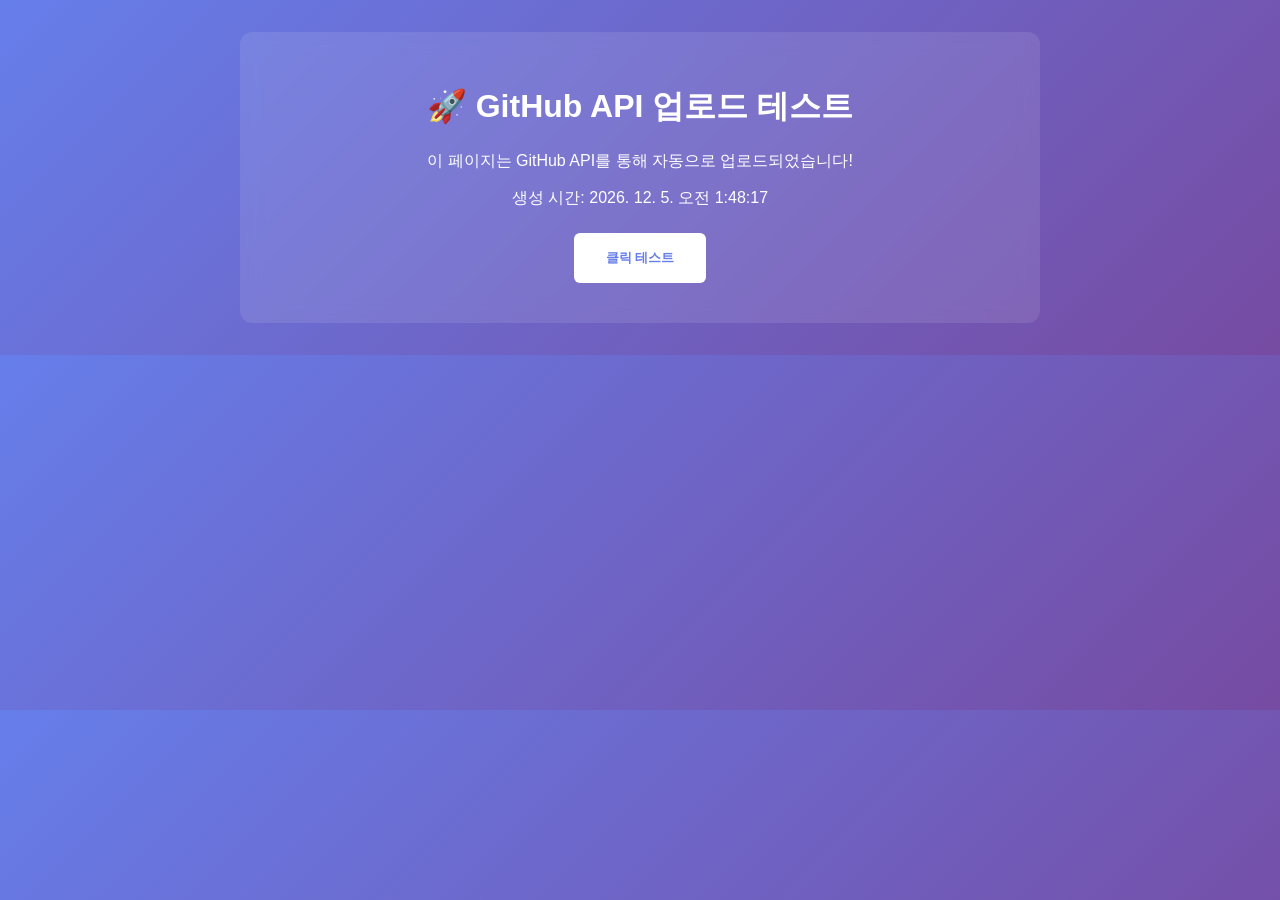
<file: index.html>
<!DOCTYPE html>
<html lang="ko">
<head>
    <meta charset="UTF-8">
    <meta name="viewport" content="width=device-width, initial-scale=1.0">
    <title>테스트 페이지</title>
    <style>
        body {
            font-family: Arial, sans-serif;
            max-width: 800px;
            margin: 0 auto;
            padding: 2rem;
            background: linear-gradient(135deg, #667eea, #764ba2);
            color: white;
            text-align: center;
        }
        .container {
            background: rgba(255,255,255,0.1);
            padding: 2rem;
            border-radius: 12px;
            backdrop-filter: blur(10px);
        }
        .btn {
            background: white;
            color: #667eea;
            border: none;
            padding: 1rem 2rem;
            border-radius: 6px;
            cursor: pointer;
            font-weight: bold;
            margin: 0.5rem;
        }
    </style>
</head>
<body>
    <div class="container">
        <h1>🚀 GitHub API 업로드 테스트</h1>
        <p>이 페이지는 GitHub API를 통해 자동으로 업로드되었습니다!</p>
        <p>생성 시간: <span id="time"></span></p>
        <button class="btn" onclick="alert('Hello from GitHub Pages!')">클릭 테스트</button>
    </div>
    
    <script>
        document.getElementById('time').textContent = new Date().toLocaleString('ko-KR');
    </script>
<!-- Code injected by live-server -->
<script>
	// <![CDATA[  <-- For SVG support
	if ('WebSocket' in window) {
		(function () {
			function refreshCSS() {
				var sheets = [].slice.call(document.getElementsByTagName("link"));
				var head = document.getElementsByTagName("head")[0];
				for (var i = 0; i < sheets.length; ++i) {
					var elem = sheets[i];
					var parent = elem.parentElement || head;
					parent.removeChild(elem);
					var rel = elem.rel;
					if (elem.href && typeof rel != "string" || rel.length == 0 || rel.toLowerCase() == "stylesheet") {
						var url = elem.href.replace(/(&|\?)_cacheOverride=\d+/, '');
						elem.href = url + (url.indexOf('?') >= 0 ? '&' : '?') + '_cacheOverride=' + (new Date().valueOf());
					}
					parent.appendChild(elem);
				}
			}
			var protocol = window.location.protocol === 'http:' ? 'ws://' : 'wss://';
			var address = protocol + window.location.host + window.location.pathname + '/ws';
			var socket = new WebSocket(address);
			socket.onmessage = function (msg) {
				if (msg.data == 'reload') window.location.reload();
				else if (msg.data == 'refreshcss') refreshCSS();
			};
			if (sessionStorage && !sessionStorage.getItem('IsThisFirstTime_Log_From_LiveServer')) {
				console.log('Live reload enabled.');
				sessionStorage.setItem('IsThisFirstTime_Log_From_LiveServer', true);
			}
		})();
	}
	else {
		console.error('Upgrade your browser. This Browser is NOT supported WebSocket for Live-Reloading.');
	}
	// ]]>
</script>
</body>
</html>
</file>
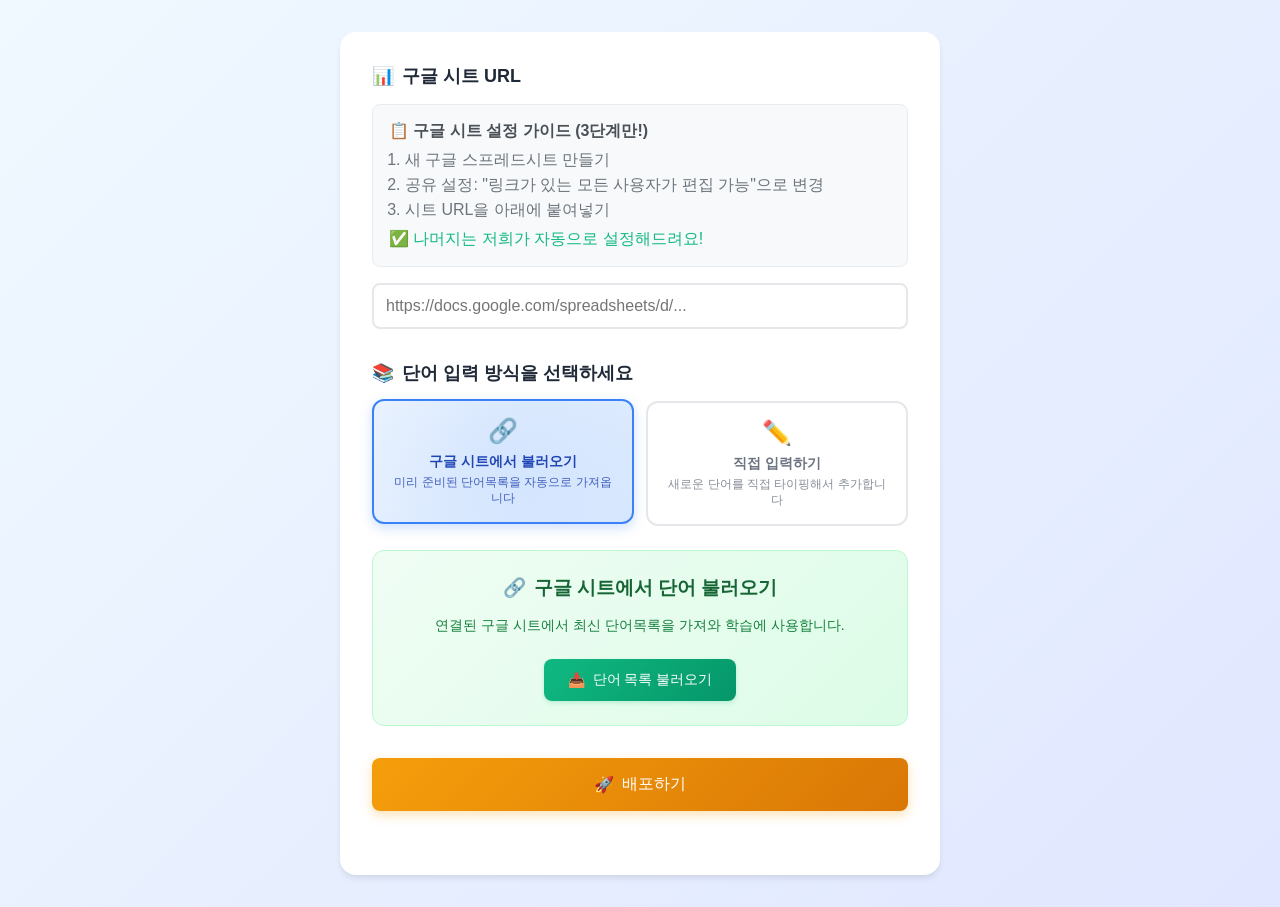
<file: setup.html>
<!DOCTYPE html>
<html lang="ko">

<head>
    <meta charset="UTF-8">
    <meta name="viewport" content="width=device-width, initial-scale=1.0">
    <title>단어 입력 UI 개선</title>
    <style>
        * {
            margin: 0;
            padding: 0;
            box-sizing: border-box;
        }

        body {
            font-family: -apple-system, BlinkMacSystemFont, 'Segoe UI', Roboto, sans-serif;
            background: linear-gradient(135deg, #f0f9ff 0%, #e0e7ff 100%);
            min-height: 100vh;
            padding: 2rem;
        }

        .container {
            max-width: 600px;
            margin: 0 auto;
            background: white;
            border-radius: 1rem;
            box-shadow: 0 4px 6px -1px rgba(0, 0, 0, 0.1);
            padding: 2rem;
        }

        .form-group {
            margin-bottom: 2rem;
        }

        .input-method-selection {
            margin-bottom: 1.5rem;
        }

        .input-method-title {
            font-size: 1.125rem;
            font-weight: 600;
            color: #1f2937;
            margin-bottom: 1rem;
            display: flex;
            align-items: center;
            gap: 0.5rem;
        }

        .method-buttons {
            display: flex;
            gap: 0.75rem;
            margin-bottom: 1.5rem;
        }

        .method-btn {
            flex: 1;
            padding: 1rem;
            border: 2px solid #e5e7eb;
            border-radius: 0.75rem;
            background: white;
            cursor: pointer;
            transition: all 0.3s ease;
            text-align: center;
            font-size: 0.875rem;
            font-weight: 500;
            color: #6b7280;
            position: relative;
            overflow: hidden;
        }

        .method-btn:hover {
            border-color: #3b82f6;
            background: #f8fafc;
            transform: translateY(-2px);
            box-shadow: 0 4px 12px rgba(59, 130, 246, 0.15);
        }

        .method-btn.active {
            border-color: #3b82f6;
            background: linear-gradient(135deg, #eff6ff 0%, #dbeafe 100%);
            color: #1e40af;
            transform: translateY(-2px);
            box-shadow: 0 4px 12px rgba(59, 130, 246, 0.25);
        }

        .method-btn .icon {
            font-size: 1.5rem;
            margin-bottom: 0.5rem;
            display: block;
        }

        .method-btn .title {
            font-weight: 600;
            margin-bottom: 0.25rem;
        }

        .method-btn .description {
            font-size: 0.75rem;
            opacity: 0.8;
            line-height: 1.3;
        }

        .method-btn::before {
            content: '';
            position: absolute;
            top: -50%;
            left: -50%;
            width: 200%;
            height: 200%;
            background: radial-gradient(circle, rgba(59, 130, 246, 0.1) 0%, transparent 70%);
            transform: scale(0);
            transition: transform 0.6s ease;
        }

        .method-btn.active::before {
            transform: scale(1);
        }

        .input-area {
            transition: all 0.4s ease;
            opacity: 0;
            max-height: 0;
            overflow: hidden;
        }

        .input-area.show {
            opacity: 1;
            max-height: 500px;
            margin-top: 1rem;
        }

        .load-section {
            background: linear-gradient(135deg, #f0fdf4 0%, #dcfce7 100%);
            border: 1px solid #bbf7d0;
            border-radius: 0.75rem;
            padding: 1.5rem;
            text-align: center;
        }

        .load-section h3 {
            color: #166534;
            margin-bottom: 1rem;
            display: flex;
            align-items: center;
            justify-content: center;
            gap: 0.5rem;
        }

        .load-section p {
            color: #15803d;
            margin-bottom: 1.5rem;
            font-size: 0.875rem;
        }

        .manual-section {
            background: linear-gradient(135deg, #fefce8 0%, #fef3c7 100%);
            border: 1px solid #fde047;
            border-radius: 0.75rem;
            padding: 1.5rem;
        }

        .manual-section h3 {
            color: #a16207;
            margin-bottom: 1rem;
            display: flex;
            align-items: center;
            gap: 0.5rem;
        }

        .btn {
            padding: 0.75rem 1.5rem;
            border: none;
            border-radius: 0.5rem;
            cursor: pointer;
            font-weight: 500;
            transition: all 0.2s;
            display: inline-flex;
            align-items: center;
            gap: 0.5rem;
            font-size: 0.875rem;
        }

        .btn-primary {
            background: linear-gradient(135deg, #3b82f6 0%, #1d4ed8 100%);
            color: white;
            box-shadow: 0 2px 4px rgba(59, 130, 246, 0.2);
        }

        .btn-primary:hover {
            background: linear-gradient(135deg, #2563eb 0%, #1e40af 100%);
            transform: translateY(-1px);
            box-shadow: 0 4px 8px rgba(59, 130, 246, 0.3);
        }

        .btn-success {
            background: linear-gradient(135deg, #10b981 0%, #059669 100%);
            color: white;
            box-shadow: 0 2px 4px rgba(16, 185, 129, 0.2);
        }

        .btn-success:hover {
            background: linear-gradient(135deg, #059669 0%, #047857 100%);
            transform: translateY(-1px);
            box-shadow: 0 4px 8px rgba(16, 185, 129, 0.3);
        }

        .btn-start {
            background: linear-gradient(135deg, #f59e0b 0%, #d97706 100%);
            color: white;
            font-size: 1rem;
            padding: 1rem 2rem;
            width: 100%;
            justify-content: center;
            margin-top: 2rem;
            box-shadow: 0 4px 12px rgba(245, 158, 11, 0.3);
        }

        .btn-start:hover {
            background: linear-gradient(135deg, #d97706 0%, #b45309 100%);
            transform: translateY(-2px);
            box-shadow: 0 6px 16px rgba(245, 158, 11, 0.4);
        }

        label {
            display: block;
            font-weight: 600;
            color: #374151;
            margin-bottom: 0.75rem;
            font-size: 0.9rem;
        }

        textarea {
            width: 100%;
            min-height: 150px;
            padding: 1rem;
            border: 2px solid #e5e7eb;
            border-radius: 0.75rem;
            font-size: 0.875rem;
            line-height: 1.6;
            resize: vertical;
            transition: all 0.3s ease;
            font-family: 'Consolas', 'Monaco', monospace;
        }

        textarea:focus {
            outline: none;
            border-color: #3b82f6;
            box-shadow: 0 0 0 4px rgba(59, 130, 246, 0.1);
            background: #fafbff;
        }

        textarea::placeholder {
            color: #9ca3af;
            font-style: italic;
        }

        .helper-text {
            color: #6b7280;
            font-size: 0.8rem;
            margin-top: 0.5rem;
            display: flex;
            align-items: center;
            gap: 0.25rem;
        }

        .word-count {
            background: #f3f4f6;
            color: #6b7280;
            padding: 0.5rem 1rem;
            border-radius: 0.5rem;
            font-size: 0.8rem;
            margin-top: 0.75rem;
            display: none;
        }

        .word-count.show {
            display: block;
        }

        @keyframes fadeInUp {
            from {
                opacity: 0;
                transform: translateY(10px);
            }

            to {
                opacity: 1;
                transform: translateY(0);
            }
        }

        .input-area.show {
            animation: fadeInUp 0.4s ease-out;
        }

        @media (max-width: 640px) {
            .method-buttons {
                flex-direction: column;
            }

            .container {
                padding: 1.5rem;
                margin: 1rem;
            }
        }

        /* 구글 시트 URL 입력 섹션 CSS */

        /* 카드 컨테이너 */
        .card {
            background: white;
            border-radius: 15px;
            padding: 2rem;
            box-shadow: 0 10px 30px rgba(0, 0, 0, 0.2);
            margin-bottom: 2rem;
        }

        /* 섹션 표시/숨김 */
        .setup-section {
            display: none;
        }

        .setup-section.active {
            display: block;
        }

        .form-group input {
            width: 100%;
            padding: 0.75rem;
            border: 2px solid #e5e7eb;
            border-radius: 8px;
            font-size: 1rem;
            transition: border-color 0.2s;
        }

        .form-group input:focus {
            outline: none;
            border-color: #667eea;
            box-shadow: 0 0 0 3px rgba(102, 126, 234, 0.1);
        }

        /* 가이드 박스 */
        .guide-box {
            background: #f8f9fa;
            border: 1px solid #e9ecef;
            border-radius: 8px;
            padding: 1rem;
            margin-bottom: 1rem;
        }

        .guide-box h4 {
            color: #495057;
            margin-bottom: 0.5rem;
            display: flex;
            align-items: center;
            gap: 0.5rem;
        }

        .guide-box ol {
            margin-left: 1rem;
            color: #6c757d;
        }

        .guide-box li {
            margin-bottom: 0.25rem;
        }

        .guide-box p {
            color: #10b981;
            font-weight: 500;
            margin-top: 0.5rem;
        }
    </style>
</head>
<body>
    <div class="container">
        <div class="form-group">
            <div class="input-method-title">
                <span>📊</span>
                구글 시트 URL
            </div>
            <div class="guide-box">
                <h4>📋 구글 시트 설정 가이드 (3단계만!)</h4>
                <ol>
                    <li>새 구글 스프레드시트 만들기</li>
                    <li>공유 설정: "링크가 있는 모든 사용자가 편집 가능"으로 변경</li>
                    <li>시트 URL을 아래에 붙여넣기</li>
                </ol>
                <p style="color: #10b981; font-weight: 500; margin-top: 0.5rem;">✅ 나머지는 저희가 자동으로 설정해드려요!</p>
            </div>
            <input type="url" id="sheetUrl" placeholder="https://docs.google.com/spreadsheets/d/..." required>
        </div>
        <div class="form-group">
            <div class="input-method-selection">
                <div class="input-method-title">
                    <span>📚</span>
                    단어 입력 방식을 선택하세요
                </div>

                <div class="method-buttons">
                    <button class="method-btn active" data-method="load" onclick="selectMethod('load')">
                        <span class="icon">🔗</span>
                        <div class="title">구글 시트에서 불러오기</div>
                        <div class="description">미리 준비된 단어목록을 자동으로 가져옵니다</div>
                    </button>

                    <button class="method-btn " data-method="manual" onclick="selectMethod('manual')">
                        <span class="icon">✏️</span>
                        <div class="title">직접 입력하기</div>
                        <div class="description">새로운 단어를 직접 타이핑해서 추가합니다</div>
                    </button>
                </div>
            </div>

            <!-- 구글 시트 불러오기 섹션 -->
            <div id="load-area" class="input-area show">
                <div class="load-section">
                    <h3>
                        <span>🔗</span>
                        구글 시트에서 단어 불러오기
                    </h3>
                    <p>연결된 구글 시트에서 최신 단어목록을 가져와 학습에 사용합니다.</p>
                    <button class="btn btn-success" onclick="loadWordsFromSheet(this)">
                        <span>📥</span>
                        단어 목록 불러오기
                    </button>
                </div>
            </div>

            <!-- 직접 입력 섹션 -->
            <div id="manual-area" class="input-area ">
                <div class="manual-section">
                    <h3>
                        <span>✏️</span>
                        단어 직접 입력
                    </h3>
                    <label for="wordList">📝 단어 입력 (영어 / 한글 형식)</label>
                    <textarea id="wordList"
                        placeholder="apple / 사과&#10;book / 책&#10;computer / 컴퓨터&#10;study / 공부하다&#10;happy / 행복한"
                        oninput="updateWordCount()" required>apple / 사과
book / 책
computer / 컴퓨터
study / 공부하다
happy / 행복한</textarea>
                    <div class="helper-text">
                        <span>💡</span>
                        한 줄에 하나씩 "영어단어 / 한글뜻" 형식으로 입력하세요
                    </div>
                    <div id="wordCount" class="word-count">
                        📊 입력된 단어: <span id="count">5</span>개
                    </div>
                </div>
            </div>

            <div id="setupAlert"></div>

            <button class="btn btn-start" onclick="startLearning()">
                <span>🚀</span>
                배포하기
            </button>
        </div>
    </div>

    <script src="wordcard_setup.js"></script>
</body>

</html>
</file>
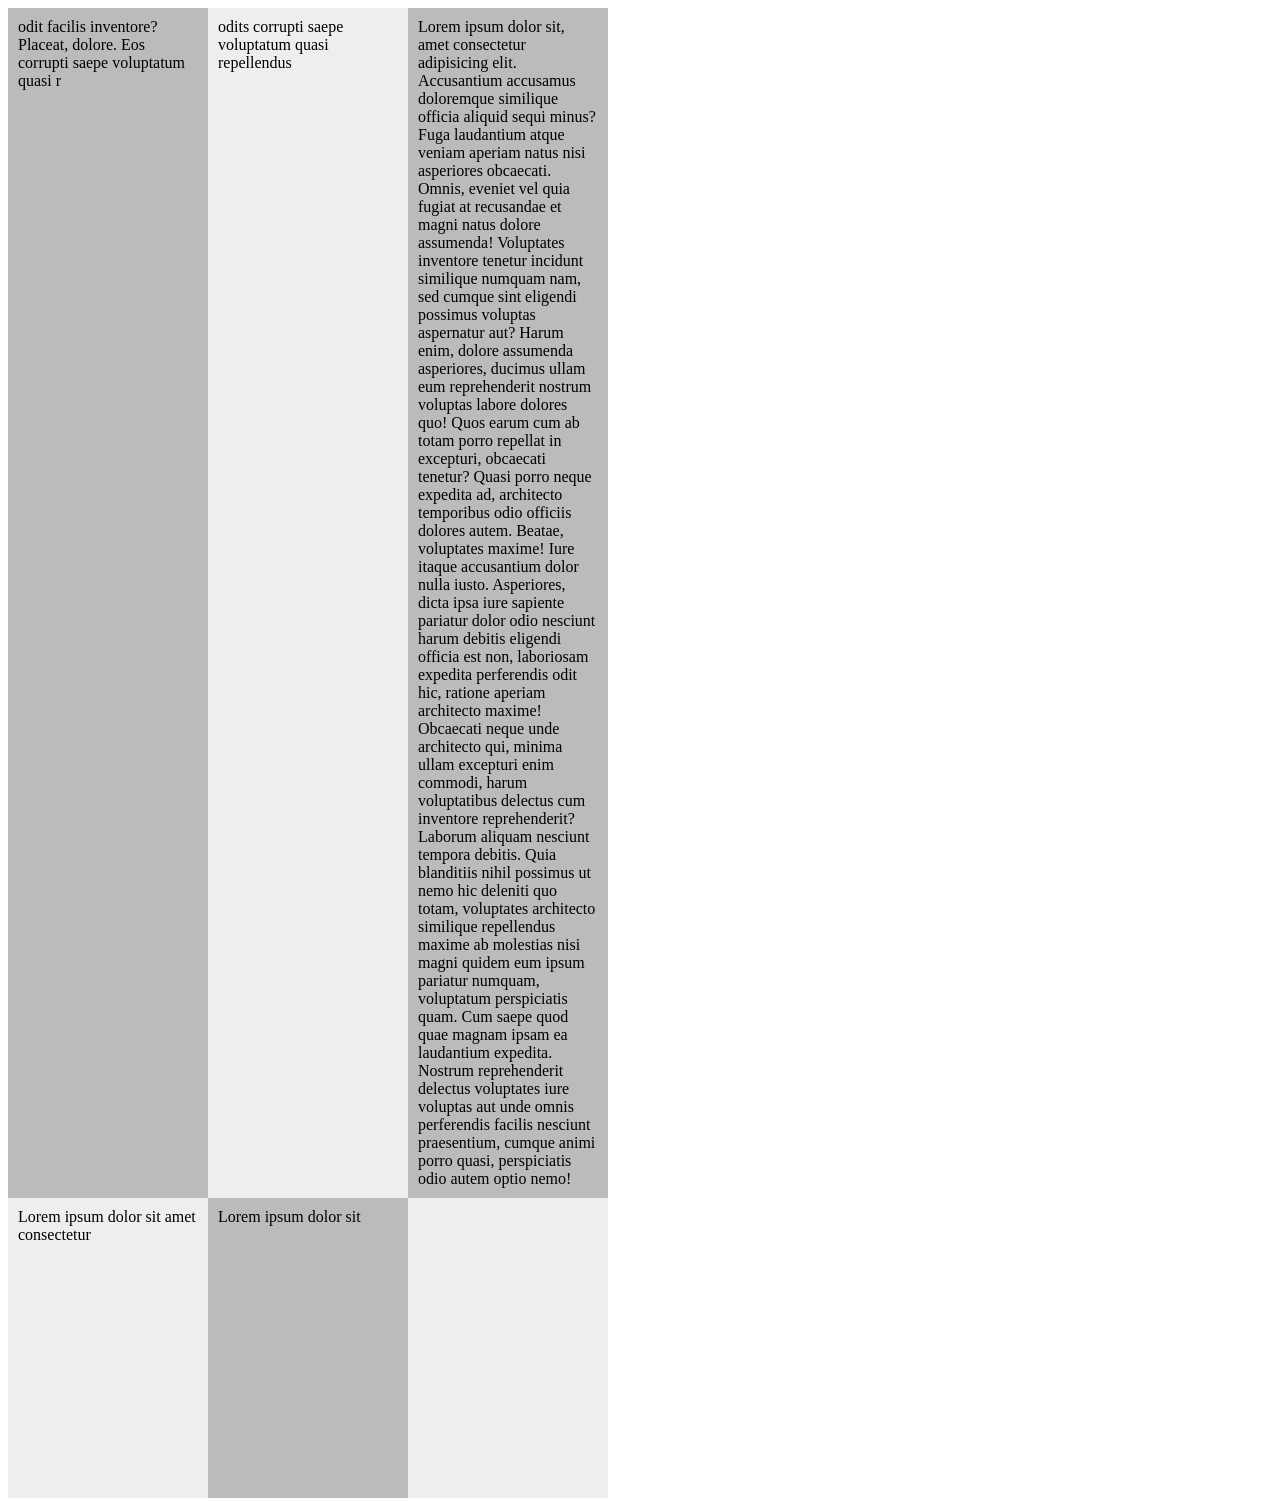
<file: test0430-11.html>
<!DOCTYPE html>
<html lang="ko">
<head>
    <meta charset="UTF-8">
    <meta name="viewport" content="width=device-width, initial-scale=1.0">
    <title>Document</title>
    <style>
        #wrapper{
            width: 600px;
            display: grid;
            grid-template-columns:repeat(3, 1fr);
            grid-template-rows: minmax(100px, auto) minmax(300px,auto);
        }
        .items{
            padding: 10px;
            background-color: #eee;

        }
        .items:nth-child(odd){
            background-color: #bbb;
        }

    </style>
</head>
<body>
    <div id="wrapper">
        <div class="items">odit facilis inventore? Placeat, dolore. Eos corrupti saepe voluptatum quasi r</div>
        <div class="items"> odits corrupti saepe voluptatum quasi repellendus </div>
        <div class="items">Lorem ipsum dolor sit, amet consectetur adipisicing elit. Accusantium accusamus doloremque similique officia aliquid sequi minus? Fuga laudantium atque veniam aperiam natus nisi asperiores obcaecati. Omnis, eveniet vel quia fugiat at recusandae et magni natus dolore assumenda! Voluptates inventore tenetur incidunt similique numquam nam, sed cumque sint eligendi possimus voluptas aspernatur aut? Harum enim, dolore assumenda asperiores, ducimus ullam eum reprehenderit nostrum voluptas labore dolores quo! Quos earum cum ab totam porro repellat in excepturi, obcaecati tenetur? Quasi porro neque expedita ad, architecto temporibus odio officiis dolores autem. Beatae, voluptates maxime! Iure itaque accusantium dolor nulla iusto. Asperiores, dicta ipsa iure sapiente pariatur dolor odio nesciunt harum debitis eligendi officia est non, laboriosam expedita perferendis odit hic, ratione aperiam architecto maxime! Obcaecati neque unde architecto qui, minima ullam excepturi enim commodi, harum voluptatibus delectus cum inventore reprehenderit? Laborum aliquam nesciunt tempora debitis. Quia blanditiis nihil possimus ut nemo hic deleniti quo totam, voluptates architecto similique repellendus maxime ab molestias nisi magni quidem eum ipsum pariatur numquam, voluptatum perspiciatis quam. Cum saepe quod quae magnam ipsam ea laudantium expedita. Nostrum reprehenderit delectus voluptates iure voluptas aut unde omnis perferendis facilis nesciunt praesentium, cumque animi porro quasi, perspiciatis odio autem optio nemo!</div>
        <div class="items">Lorem ipsum dolor sit amet consectetur </div>
        <div class="items">Lorem ipsum dolor sit </div>
        <div class="items"></div>
    </div>
</body>
</html>
</file>
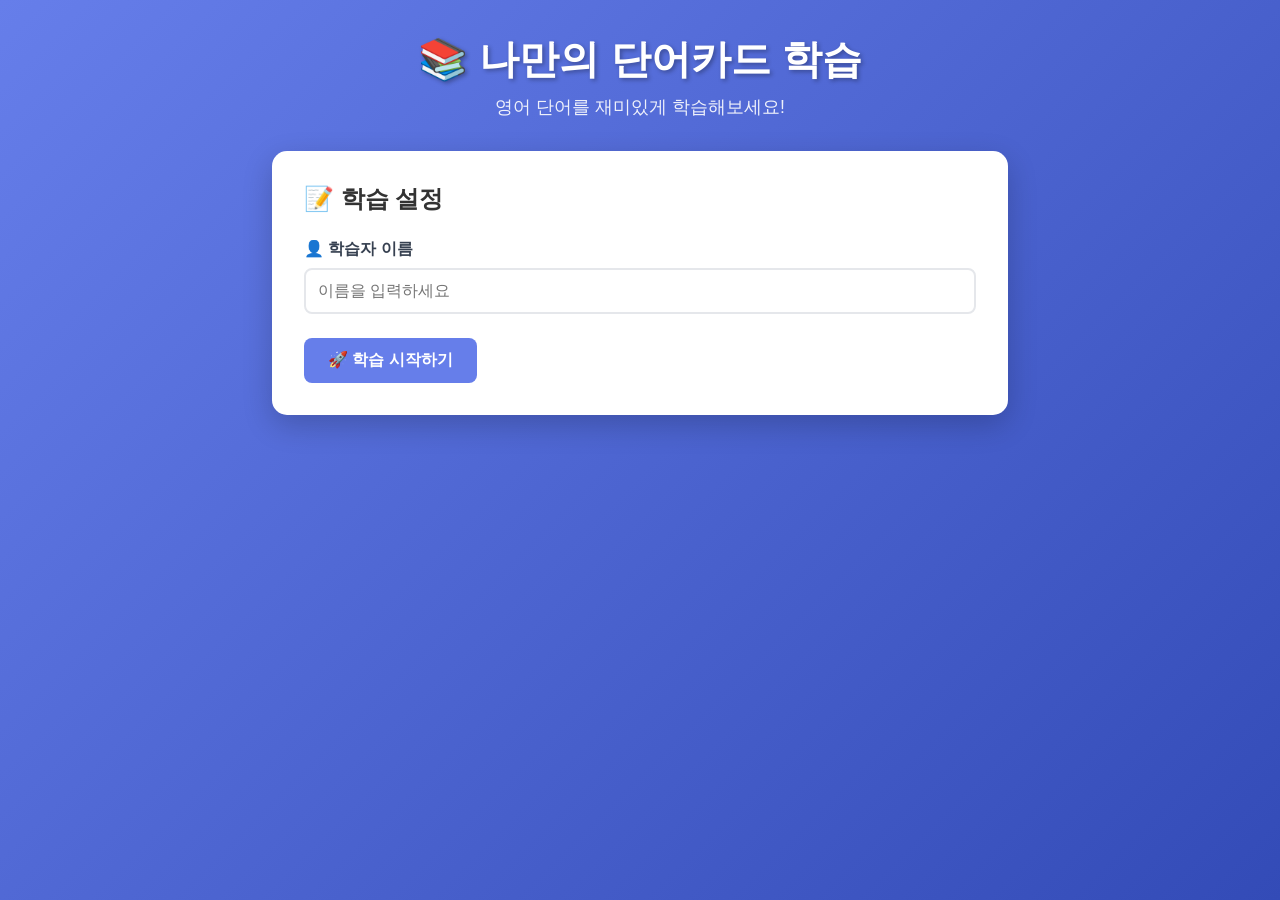
<file: word-learning.html>
<!DOCTYPE html>
<html lang="ko">

<head>
    <meta charset="UTF-8">
    <meta name="viewport" content="width=device-width, initial-scale=1.0">
    <title>나만의 단어카드 학습</title>
    <style>
        * {
            margin: 0;
            padding: 0;
            box-sizing: border-box;
        }

        body {
            font-family: -apple-system, BlinkMacSystemFont, 'Segoe UI', Roboto, sans-serif;
            background: linear-gradient(135deg, #667eea 0%, #334bb7 100%);
            min-height: 100vh;
            color: #333;
        }

        .container {
            max-width: 800px;
            margin: 0 auto;
            padding: 2rem;
        }

        .header {
            text-align: center;
            color: white;
            margin-bottom: 2rem;
        }

        .header h1 {
            font-size: 2.5rem;
            margin-bottom: 0.5rem;
            text-shadow: 2px 2px 4px rgba(0, 0, 0, 0.3);
        }

        .header p {
            font-size: 1.1rem;
            opacity: 0.9;
        }

        .card {
            background: white;
            border-radius: 15px;
            padding: 2rem;
            box-shadow: 0 10px 30px rgba(0, 0, 0, 0.2);
            margin-bottom: 2rem;
        }

        .form-group {
            margin-bottom: 1.5rem;
        }

        .form-group label {
            display: block;
            font-weight: 600;
            margin-bottom: 0.5rem;
            color: #374151;
        }

        .form-group input,
        .form-group textarea {
            width: 100%;
            padding: 0.75rem;
            border: 2px solid #e5e7eb;
            border-radius: 8px;
            font-size: 1rem;
            transition: border-color 0.2s;
        }

        .form-group input:focus,
        .form-group textarea:focus {
            outline: none;
            border-color: #667eea;
            box-shadow: 0 0 0 3px rgba(102, 126, 234, 0.1);
        }

        .btn {
            background: #667eea;
            color: white;
            padding: 0.75rem 1.5rem;
            border: none;
            border-radius: 8px;
            font-size: 1rem;
            font-weight: 600;
            cursor: pointer;
            transition: all 0.2s;
            display: inline-flex;
            align-items: center;
            gap: 0.5rem;
        }

        .btn:hover {
            opacity: 0.9;
            transform: translateY(-1px);
        }

        .flashcard {
            width: 100%;
            height: 300px;
            perspective: 1000px;
            margin-bottom: 2rem;
        }

        .flashcard-inner {
            position: relative;
            width: 100%;
            height: 100%;
            text-align: center;
            transition: transform 0.6s;
            transform-style: preserve-3d;
            cursor: pointer;
        }

        .flashcard.flipped .flashcard-inner {
            transform: rotateY(180deg);
        }

        .flashcard-front,
        .flashcard-back {
            position: absolute;
            width: 100%;
            height: 100%;
            backface-visibility: hidden;
            display: flex;
            align-items: center;
            justify-content: center;
            border-radius: 15px;
            box-shadow: 0 4px 15px rgba(0, 0, 0, 0.1);
            font-size: 2rem;
            font-weight: bold;
        }

        .flashcard-front {
            background: linear-gradient(135deg, #667eea 0%, #334bb7 100%);
            color: white;
        }

        .flashcard-back {
            background: linear-gradient(135deg, #f093fb 0%, #f5576c 100%);
            color: white;
            transform: rotateY(180deg);
        }

        .hidden {
            display: none !important;
        }

        /* 통계 카드 영역 */
        .learning-stats {
            display: grid;
            grid-template-columns: repeat(auto-fit, minmax(150px, 1fr));
            gap: 1rem;
            margin-bottom: 2rem;
        }

        .stat-card {
            background: #f8f9fa;
            padding: 1rem;
            border-radius: 8px;
            text-align: center;
        }

        .stat-number {
            font-size: 1.5rem;
            font-weight: bold;
            color: #667eea;
        }

        .stat-label {
            color: #6b7280;
            font-size: 0.875rem;
        }

        /* 플래시카드 */
        .flashcard {
            width: 100%;
            height: 300px;
            perspective: 1000px;
            margin-bottom: 2rem;
        }

        .flashcard-inner {
            position: relative;
            width: 100%;
            height: 100%;
            text-align: center;
            transition: transform 0.6s;
            transform-style: preserve-3d;
            cursor: pointer;
        }

        .flashcard.flipped .flashcard-inner {
            transform: rotateY(180deg);
        }

        .flashcard-front,
        .flashcard-back {
            position: absolute;
            width: 100%;
            height: 100%;
            backface-visibility: hidden;
            display: flex;
            align-items: center;
            justify-content: center;
            border-radius: 15px;
            box-shadow: 0 4px 15px rgba(0, 0, 0, 0.1);
            font-size: 2rem;
            font-weight: bold;
        }

        .flashcard-front {
            background: linear-gradient(135deg, #667eea 0%, #764ba2 100%);
            color: white;
        }

        .flashcard-back {
            background: linear-gradient(135deg, #f093fb 0%, #f5576c 100%);
            color: white;
            transform: rotateY(180deg);
        }

        /* 카드 내비게이션 및 버튼 */
        .card-controls {
            display: flex;
            justify-content: space-between;
            align-items: center;
            margin-bottom: 1rem;
        }

        .card-progress {
            font-weight: 600;
            color: #6b7280;
        }

        .card-navigation {
            display: flex;
            gap: 1rem;
        }
        
        .btn:disabled {
            background: #d1d5db !important;
            color: #9ca3af !important;
            cursor: not-allowed !important;
            transform: none !important;
            box-shadow: none !important;
        }
    </style>
</head>

<body>
    <div class="container">
        <div class="header">
            <h1>📚 나만의 단어카드 학습</h1>
            <p>영어 단어를 재미있게 학습해보세요!</p>
        </div>

        <!-- 설정 섹션 -->
        <div class="card" id="setupSection">
            <input type="hidden" id="sheetUrl"
                value="https://docs.google.com/spreadsheets/d/1I3jXI9AgNt-mSHGD6y1sQBIVjRKxZAPXb0GZNI9owVw/edit?usp=sharing"
                placeholder="구글 시트 URL을 입력하세요" required>
            <h2 style="margin-bottom: 1.5rem;">📝 학습 설정</h2>
            <div class="form-group">
                <label for="studentName">👤 학습자 이름</label>
                <input type="text" id="studentName" placeholder="이름을 입력하세요" required>
            </div>
            <button class="btn" onclick="startLearning()">
                🚀 학습 시작하기
            </button>
        </div>

        <!-- 학습 섹션 -->
        <div class="card learning-section hidden" id="learningSection">
            <div class="learning-stats">
                <div class="stat-card">
                    <div class="stat-number" id="currentCardNum">1</div>
                    <div class="stat-label">현재 카드</div>
                </div>
                <div class="stat-card">
                    <div class="stat-number" id="totalCards">0</div>
                    <div class="stat-label">전체 카드</div>
                </div>
                <div class="stat-card">
                    <div class="stat-number" id="correctCount">0</div>
                    <div class="stat-label">정답 수</div>
                </div>
                <div class="stat-card">
                    <div class="stat-number" id="timeElapsed">00:00</div>
                    <div class="stat-label">소요 시간</div>
                </div>
            </div>

            <div class="flashcard" id="flashcard" onclick="flipCard()">
                <div class="flashcard-inner" id="flashcardInner">
                    <div class="flashcard-front" id="cardFront">
                        <div>카드를 클릭하여 시작하세요</div>
                    </div>
                    <div class="flashcard-back" id="cardBack">
                        <div>뒷면</div>
                    </div>
                </div>
            </div>

            <div class="card-controls">
                <button class="btn btn-secondary" onclick="previousCard()" id="prevBtn" disabled>
                    ← 이전
                </button>
                <div class="card-progress">
                    <span id="progressText">카드를 클릭해보세요!</span>
                </div>
                <button class="btn btn-secondary" onclick="nextCard()" id="nextBtn">
                    다음 →
                </button>
            </div>

            <div style="text-align: center; margin-top: 1rem;">
                <button class="btn" onclick="markCorrect()" id="correctBtn" disabled>
                    ✅ 맞혔어요!
                </button>
                <button class="btn btn-secondary" onclick="markIncorrect()" id="incorrectBtn" disabled>
                    ❌ 틀렸어요
                </button>
            </div>

            <div style="text-align: center; margin-top: 2rem;">
                <button class="btn btn-secondary" onclick="finishLearning()">
                    📊 학습 완료
                </button>
            </div>
        </div>

        <!-- 완료 섹션 -->
        <div class="card hidden" id="completeSection" style="text-align:center; padding:2rem 0; ">
            <h2 style="color:#10b981; margin-bottom:1rem;">🎉 학습 완료!</h2>
            <div
                style="display:grid; grid-template-columns:repeat(auto-fit, minmax(150px, 1fr)); gap:1rem; margin-bottom:2rem;">
                <div style="background:#f8f9fa; padding:1rem; border-radius:8px; text-align:center;">
                    <div style="font-size:1.5rem; font-weight:bold; color:#667eea;" id="finalTotal">0</div>
                    <div style="color:#6b7280; font-size:0.875rem;">총 학습 단어</div>
                </div>
                <div style="background:#f8f9fa; padding:1rem; border-radius:8px; text-align:center;">
                    <div style="font-size:1.5rem; font-weight:bold; color:#667eea;" id="finalCorrect">0</div>
                    <div style="color:#6b7280; font-size:0.875rem;">정답 수</div>
                </div>
                <div style="background:#f8f9fa; padding:1rem; border-radius:8px; text-align:center;">
                    <div style="font-size:1.5rem; font-weight:bold; color:#667eea;" id="finalAccuracy">0%</div>
                    <div style="color:#6b7280; font-size:0.875rem;">정답률</div>
                </div>
                <div style="background:#f8f9fa; padding:1rem; border-radius:8px; text-align:center;">
                    <div style="font-size:1.5rem; font-weight:bold; color:#667eea;" id="finalTime">00:00</div>
                    <div style="color:#6b7280; font-size:0.875rem;">총 소요 시간</div>
                </div>
            </div>
            <div id="saveStatus"
                style="padding:1rem; border-radius:8px; margin-bottom:1rem; background:#dcfce7; border:1px solid #bbf7d0; color:#166534; display:none;">
                ✅ 학습 결과가 구글 시트에 저장되었습니다!
            </div>
            <button class="btn" onclick="restartLearning()"
                style="background:#667eea; color:white; padding:0.75rem 1.5rem; border:none; border-radius:8px; font-size:1rem; font-weight:600; cursor:pointer; display:inline-flex; align-items:center; gap:0.5rem;">
                🔄 다시 학습하기
            </button>
        </div>

    </div>

    <script>
        // 학습 관련 변수
        let sheetUrl = 'https://docs.google.com/spreadsheets/d/1I3jXI9AgNt-mSHGD6y1sQBIVjRKxZAPXb0GZNI9owVw/edit?usp=sharing';
        let studentName = '';
        let currentCardIndex = 0;
        let isFlipped = false;
        let startTime = null;
        let correctAnswers = 0;
        let wordList = [{"english":"apple","korean":"사과"},{"english":"book","korean":"책"},{"english":"car","korean":"차"},{"english":"people","korean":"사람"},{"english":"candy","korean":"사탕```"}]

        async function startLearning() {
            // 학습 모드로 전환
            document.getElementById('learningSection').classList.remove('hidden');
            document.getElementById('setupSection').classList.add('hidden');

            // 학습 초기화
            initializeLearning();
        }

        // 학습 초기화
        function initializeLearning() {
            studentName = document.querySelector("#studentName").value;
            currentCardIndex = 0;
            correctAnswers = 0;
            startTime = new Date();

            // UI 업데이트
            document.getElementById('totalCards').textContent = wordList.length;
            document.getElementById('currentCardNum').textContent = 1;
            document.getElementById('correctCount').textContent = 0;

            // 첫 번째 카드 표시
            showCard();

            // 타이머 시작
            startTimer();
        }

        // 카드 표시
        function showCard() {
            if (currentCardIndex >= wordList.length) {
                finishLearning();
                return;
            }

            const word = wordList[currentCardIndex];
            document.getElementById('cardFront').innerHTML = '<div>'+word.english+'</div>';
            document.getElementById('cardBack').innerHTML = '<div>'+word.korean+'</div>';

            // 카드 뒤집기 상태 초기화
            isFlipped = false;
            document.getElementById('flashcard').classList.remove('flipped');

            // UI 업데이트
            document.getElementById('currentCardNum').textContent = currentCardIndex + 1;
            document.getElementById('progressText').textContent = '카드를 클릭해서 뜻을 확인하세요';

            // 버튼 상태 업데이트
            updateButtons();
        }

        // 카드 뒤집기
        function flipCard() {
            isFlipped = !isFlipped;
            document.getElementById('flashcard').classList.toggle('flipped');

            if (isFlipped) {
                document.getElementById('progressText').textContent = '정답을 아셨나요?';
                document.getElementById('correctBtn').disabled = false;
                document.getElementById('incorrectBtn').disabled = false;
            }
        }

        // 정답 표시
        function markCorrect() {
            correctAnswers++;
            document.getElementById('correctCount').textContent = correctAnswers;
            nextCard();
        }

        // 오답 표시
        function markIncorrect() {
            nextCard();
        }

        // 다음 카드
        function nextCard() {
            currentCardIndex++;
            showCard();
        }

        // 이전 카드
        function previousCard() {
            if (currentCardIndex > 0) {
                currentCardIndex--;
                showCard();
            }
        }

        // 버튼 상태 업데이트
        function updateButtons() {
            document.getElementById('prevBtn').disabled = currentCardIndex === 0;
            document.getElementById('nextBtn').disabled = currentCardIndex >= wordList.length - 1;
            document.getElementById('correctBtn').disabled = !isFlipped;
            document.getElementById('incorrectBtn').disabled = !isFlipped;
        }

        // 타이머 시작
        function startTimer() {
            timerInterval = setInterval(() => {
                const now = new Date();
                const elapsed = Math.floor((now - startTime) / 1000);
                const minutes = Math.floor(elapsed / 60);
                const seconds = elapsed % 60;
                document.getElementById('timeElapsed').textContent =
                    minutes.toString().padStart(2, '0')+':'+seconds.toString().padStart(2, '0');
            }, 1000);
        }

        // 학습 완료
        async function finishLearning() {
            clearInterval(timerInterval);

            const endTime = new Date();
            const totalMinutes = Math.round((endTime - startTime) / 60000);
            const accuracy = Math.round((correctAnswers / wordList.length) * 100);

            // 완료 섹션 표시
            document.getElementById('learningSection').classList.add('hidden');
            document.getElementById('completeSection').classList.remove('hidden');


            // 결과 표시
            document.getElementById('finalTotal').textContent = wordList.length;
            document.getElementById('finalCorrect').textContent = correctAnswers;
            document.getElementById('finalAccuracy').textContent = accuracy + '%';
            document.getElementById('finalTime').textContent = document.getElementById('timeElapsed').textContent;

            // 구글 시트에 결과 저장
            await saveToGoogleSheet({
                name: studentName,
                startTime: startTime.toLocaleString('ko-KR'),
                endTime: endTime.toLocaleString('ko-KR'),
                totalWords: wordList.length,
                correctAnswers: correctAnswers,
                accuracy: accuracy,
                timeSpent: totalMinutes,
                wordList: wordList.map(w => w.english+'/'+w.korean).join(', ')
            });
        }

        async function saveToGoogleSheet(data) {
            const sheetId = '1I3jXI9AgNt-mSHGD6y1sQBIVjRKxZAPXb0GZNI9owVw';
            try {
                if (!sheetId) {
                    throw new Error('올바른 구글 시트 URL이 아닙니다.');
                }

                // Apps Script Web App 배포 주소 (script.google.com/macros/s/.../exec 형태)
                const webAppUrl = 'https://script.google.com/macros/s/AKfycbzpzSmrWw3lJfnHcbD8VABfnDxgFUIN8a4D2AkucCk10iqLkn1jdqK7DBUKLu61kBkc/exec';

                console.log('✅ Web App URL:', webAppUrl);
                console.log('📤 전송 데이터:', data);

                // FormData 형식으로 데이터 준비 (application/x-www-form-urlencoded 방식)
                const form = new URLSearchParams();
                form.append('sheetId', sheetId);
                form.append('name', data.name);
                form.append('startTime', data.startTime);
                form.append('endTime', data.endTime);
                form.append('totalWords', data.totalWords);
                form.append('timeSpent', data.timeSpent);
                form.append('accuracy', data.accuracy);
                form.append('correctAnswers', data.correctAnswers);
                form.append('wordList', data.wordList);
                form.append('timestamp', new Date().getTime());
                form.append('test', 'false'); // 조건문 우회용

                // POST 요청 보내기 (302 Redirect 대응을 위해 no-cors 모드 사용)
                try {
                    const response = await fetch(webAppUrl, {
                        method: 'POST',
                        mode: 'no-cors', // ✅ 핵심 설정: POST + Redirect 처리
                        headers: {
                            'Content-Type': 'application/x-www-form-urlencoded',
                        },
                        body: form.toString()
                    });

                    console.log('✅ POST 요청 전송 완료 (응답은 읽을 수 없음)');
                } catch (postError) {
                    console.error('❌ POST 요청 오류:', postError);
                }

                // UI 상태 표시
                const saveStatus = document.getElementById('saveStatus');
                saveStatus.className = 'alert alert-success';
                saveStatus.innerHTML = '✅ 학습 결과가 구글 시트에 저장되었습니다!';
                saveStatus.classList.remove('hidden');

                return true;

            } catch (error) {
                console.error('❌ 저장 오류:', error);

                const saveStatus = document.getElementById('saveStatus');
                saveStatus.className = 'alert alert-error';
                saveStatus.innerHTML = '❌ 전송 실패:'+ error.message;
                saveStatus.classList.remove('hidden');

                return false;
            }
        }

        // 다시 시작
        function restartLearning() {
            // 모든 섹션 숨기기
            document.getElementById('completeSection').classList.add('hidden');
            document.getElementById('setupSection').classList.remove('hidden');
            // 폼 초기화
            document.getElementById('setupAlert').innerHTML = '';
        }

        // 알림 표시
        function showAlert(message, type) {
            const alertDiv = document.getElementById('setupAlert');
            alertDiv.innerHTML = '<div class="alert alert-'+type+'">'+message+'</div>';

            if (type === 'success') {
                setTimeout(() => {
                    alertDiv.innerHTML = '';
                }, 3000);
            }
        }
  </script></body><html>
</file>
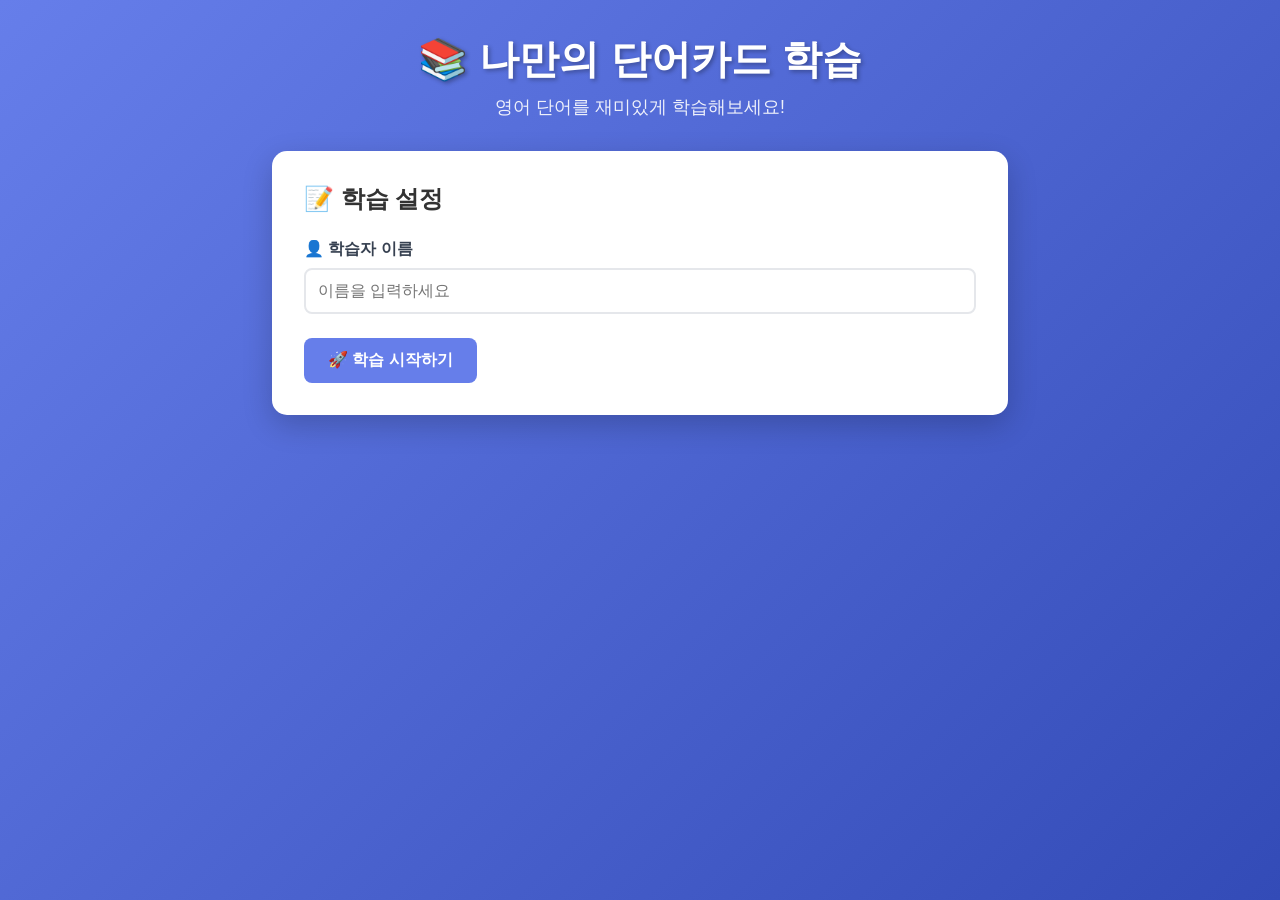
<file: word.html>
<!DOCTYPE html>
<html lang="ko">

<head>
    <meta charset="UTF-8">
    <meta name="viewport" content="width=device-width, initial-scale=1.0">
    <title>나만의 단어카드 학습</title>
    <style>
        * {
            margin: 0;
            padding: 0;
            box-sizing: border-box;
        }

        body {
            font-family: -apple-system, BlinkMacSystemFont, 'Segoe UI', Roboto, sans-serif;
            background: linear-gradient(135deg, #667eea 0%, #334bb7 100%);
            min-height: 100vh;
            color: #333;
        }

        .container {
            max-width: 800px;
            margin: 0 auto;
            padding: 2rem;
        }

        .header {
            text-align: center;
            color: white;
            margin-bottom: 2rem;
        }

        .header h1 {
            font-size: 2.5rem;
            margin-bottom: 0.5rem;
            text-shadow: 2px 2px 4px rgba(0, 0, 0, 0.3);
        }

        .header p {
            font-size: 1.1rem;
            opacity: 0.9;
        }

        .card {
            background: white;
            border-radius: 15px;
            padding: 2rem;
            box-shadow: 0 10px 30px rgba(0, 0, 0, 0.2);
            margin-bottom: 2rem;
        }

        .form-group {
            margin-bottom: 1.5rem;
        }

        .form-group label {
            display: block;
            font-weight: 600;
            margin-bottom: 0.5rem;
            color: #374151;
        }

        .form-group input,
        .form-group textarea {
            width: 100%;
            padding: 0.75rem;
            border: 2px solid #e5e7eb;
            border-radius: 8px;
            font-size: 1rem;
            transition: border-color 0.2s;
        }

        .form-group input:focus,
        .form-group textarea:focus {
            outline: none;
            border-color: #667eea;
            box-shadow: 0 0 0 3px rgba(102, 126, 234, 0.1);
        }

        .btn {
            background: #667eea;
            color: white;
            padding: 0.75rem 1.5rem;
            border: none;
            border-radius: 8px;
            font-size: 1rem;
            font-weight: 600;
            cursor: pointer;
            transition: all 0.2s;
            display: inline-flex;
            align-items: center;
            gap: 0.5rem;
        }

        .btn:hover {
            opacity: 0.9;
            transform: translateY(-1px);
        }

        .flashcard {
            width: 100%;
            height: 300px;
            perspective: 1000px;
            margin-bottom: 2rem;
        }

        .flashcard-inner {
            position: relative;
            width: 100%;
            height: 100%;
            text-align: center;
            transition: transform 0.6s;
            transform-style: preserve-3d;
            cursor: pointer;
        }

        .flashcard.flipped .flashcard-inner {
            transform: rotateY(180deg);
        }

        .flashcard-front,
        .flashcard-back {
            position: absolute;
            width: 100%;
            height: 100%;
            backface-visibility: hidden;
            display: flex;
            align-items: center;
            justify-content: center;
            border-radius: 15px;
            box-shadow: 0 4px 15px rgba(0, 0, 0, 0.1);
            font-size: 2rem;
            font-weight: bold;
        }

        .flashcard-front {
            background: linear-gradient(135deg, #667eea 0%, #334bb7 100%);
            color: white;
        }

        .flashcard-back {
            background: linear-gradient(135deg, #f093fb 0%, #f5576c 100%);
            color: white;
            transform: rotateY(180deg);
        }

        .hidden {
            display: none !important;
        }

        /* 통계 카드 영역 */
        .learning-stats {
            display: grid;
            grid-template-columns: repeat(auto-fit, minmax(150px, 1fr));
            gap: 1rem;
            margin-bottom: 2rem;
        }

        .stat-card {
            background: #f8f9fa;
            padding: 1rem;
            border-radius: 8px;
            text-align: center;
        }

        .stat-number {
            font-size: 1.5rem;
            font-weight: bold;
            color: #667eea;
        }

        .stat-label {
            color: #6b7280;
            font-size: 0.875rem;
        }

        /* 플래시카드 */
        .flashcard {
            width: 100%;
            height: 300px;
            perspective: 1000px;
            margin-bottom: 2rem;
        }

        .flashcard-inner {
            position: relative;
            width: 100%;
            height: 100%;
            text-align: center;
            transition: transform 0.6s;
            transform-style: preserve-3d;
            cursor: pointer;
        }

        .flashcard.flipped .flashcard-inner {
            transform: rotateY(180deg);
        }

        .flashcard-front,
        .flashcard-back {
            position: absolute;
            width: 100%;
            height: 100%;
            backface-visibility: hidden;
            display: flex;
            align-items: center;
            justify-content: center;
            border-radius: 15px;
            box-shadow: 0 4px 15px rgba(0, 0, 0, 0.1);
            font-size: 2rem;
            font-weight: bold;
        }

        .flashcard-front {
            background: linear-gradient(135deg, #667eea 0%, #764ba2 100%);
            color: white;
        }

        .flashcard-back {
            background: linear-gradient(135deg, #f093fb 0%, #f5576c 100%);
            color: white;
            transform: rotateY(180deg);
        }

        /* 카드 내비게이션 및 버튼 */
        .card-controls {
            display: flex;
            justify-content: space-between;
            align-items: center;
            margin-bottom: 1rem;
        }

        .card-progress {
            font-weight: 600;
            color: #6b7280;
        }

        .card-navigation {
            display: flex;
            gap: 1rem;
        }
        
        .btn:disabled {
            background: #d1d5db !important;
            color: #9ca3af !important;
            cursor: not-allowed !important;
            transform: none !important;
            box-shadow: none !important;
        }
    </style>
</head>

<body>
    <div class="container">
        <div class="header">
            <h1>📚 나만의 단어카드 학습</h1>
            <p>영어 단어를 재미있게 학습해보세요!</p>
        </div>

        <!-- 설정 섹션 -->
        <div class="card" id="setupSection">
            <input type="hidden" id="sheetUrl"
                value="https://docs.google.com/spreadsheets/d/1I3jXI9AgNt-mSHGD6y1sQBIVjRKxZAPXb0GZNI9owVw/edit?usp=sharing"
                placeholder="구글 시트 URL을 입력하세요" required>
            <h2 style="margin-bottom: 1.5rem;">📝 학습 설정</h2>
            <div class="form-group">
                <label for="studentName">👤 학습자 이름</label>
                <input type="text" id="studentName" placeholder="이름을 입력하세요" required>
            </div>
            <button class="btn" onclick="startLearning()">
                🚀 학습 시작하기
            </button>
        </div>

        <!-- 학습 섹션 -->
        <div class="card learning-section hidden" id="learningSection">
            <div class="learning-stats">
                <div class="stat-card">
                    <div class="stat-number" id="currentCardNum">1</div>
                    <div class="stat-label">현재 카드</div>
                </div>
                <div class="stat-card">
                    <div class="stat-number" id="totalCards">0</div>
                    <div class="stat-label">전체 카드</div>
                </div>
                <div class="stat-card">
                    <div class="stat-number" id="correctCount">0</div>
                    <div class="stat-label">정답 수</div>
                </div>
                <div class="stat-card">
                    <div class="stat-number" id="timeElapsed">00:00</div>
                    <div class="stat-label">소요 시간</div>
                </div>
            </div>

            <div class="flashcard" id="flashcard" onclick="flipCard()">
                <div class="flashcard-inner" id="flashcardInner">
                    <div class="flashcard-front" id="cardFront">
                        <div>카드를 클릭하여 시작하세요</div>
                    </div>
                    <div class="flashcard-back" id="cardBack">
                        <div>뒷면</div>
                    </div>
                </div>
            </div>

            <div class="card-controls">
                <button class="btn btn-secondary" onclick="previousCard()" id="prevBtn" disabled>
                    ← 이전
                </button>
                <div class="card-progress">
                    <span id="progressText">카드를 클릭해보세요!</span>
                </div>
                <button class="btn btn-secondary" onclick="nextCard()" id="nextBtn">
                    다음 →
                </button>
            </div>

            <div style="text-align: center; margin-top: 1rem;">
                <button class="btn" onclick="markCorrect()" id="correctBtn" disabled>
                    ✅ 맞혔어요!
                </button>
                <button class="btn btn-secondary" onclick="markIncorrect()" id="incorrectBtn" disabled>
                    ❌ 틀렸어요
                </button>
            </div>

            <div style="text-align: center; margin-top: 2rem;">
                <button class="btn btn-secondary" onclick="finishLearning()">
                    📊 학습 완료
                </button>
            </div>
        </div>

        <!-- 완료 섹션 -->
        <div class="card hidden" id="completeSection" style="text-align:center; padding:2rem 0; ">
            <h2 style="color:#10b981; margin-bottom:1rem;">🎉 학습 완료!</h2>
            <div
                style="display:grid; grid-template-columns:repeat(auto-fit, minmax(150px, 1fr)); gap:1rem; margin-bottom:2rem;">
                <div style="background:#f8f9fa; padding:1rem; border-radius:8px; text-align:center;">
                    <div style="font-size:1.5rem; font-weight:bold; color:#667eea;" id="finalTotal">0</div>
                    <div style="color:#6b7280; font-size:0.875rem;">총 학습 단어</div>
                </div>
                <div style="background:#f8f9fa; padding:1rem; border-radius:8px; text-align:center;">
                    <div style="font-size:1.5rem; font-weight:bold; color:#667eea;" id="finalCorrect">0</div>
                    <div style="color:#6b7280; font-size:0.875rem;">정답 수</div>
                </div>
                <div style="background:#f8f9fa; padding:1rem; border-radius:8px; text-align:center;">
                    <div style="font-size:1.5rem; font-weight:bold; color:#667eea;" id="finalAccuracy">0%</div>
                    <div style="color:#6b7280; font-size:0.875rem;">정답률</div>
                </div>
                <div style="background:#f8f9fa; padding:1rem; border-radius:8px; text-align:center;">
                    <div style="font-size:1.5rem; font-weight:bold; color:#667eea;" id="finalTime">00:00</div>
                    <div style="color:#6b7280; font-size:0.875rem;">총 소요 시간</div>
                </div>
            </div>
            <div id="saveStatus"
                style="padding:1rem; border-radius:8px; margin-bottom:1rem; background:#dcfce7; border:1px solid #bbf7d0; color:#166534; display:none;">
                ✅ 학습 결과가 구글 시트에 저장되었습니다!
            </div>
            <button class="btn" onclick="restartLearning()"
                style="background:#667eea; color:white; padding:0.75rem 1.5rem; border:none; border-radius:8px; font-size:1rem; font-weight:600; cursor:pointer; display:inline-flex; align-items:center; gap:0.5rem;">
                🔄 다시 학습하기
            </button>
        </div>

    </div>

    <script>
        // 학습 관련 변수
        let sheetUrl = 'https://docs.google.com/spreadsheets/d/1I3jXI9AgNt-mSHGD6y1sQBIVjRKxZAPXb0GZNI9owVw/edit?usp=sharing';
        let studentName = '';
        let currentCardIndex = 0;
        let isFlipped = false;
        let startTime = null;
        let correctAnswers = 0;
        let wordList = [{"english":"apple","korean":"사과"},{"english":"book","korean":"책"},{"english":"car","korean":"차"},{"english":"people","korean":"사람"},{"english":"candy","korean":"사탕"}]

        async function startLearning() {
            // 학습 모드로 전환
            document.getElementById('learningSection').classList.remove('hidden');
            document.getElementById('setupSection').classList.add('hidden');

            // 학습 초기화
            initializeLearning();
        }

        // 학습 초기화
        function initializeLearning() {
            studentName = document.querySelector("#studentName").value;
            currentCardIndex = 0;
            correctAnswers = 0;
            startTime = new Date();

            // UI 업데이트
            document.getElementById('totalCards').textContent = wordList.length;
            document.getElementById('currentCardNum').textContent = 1;
            document.getElementById('correctCount').textContent = 0;

            // 첫 번째 카드 표시
            showCard();

            // 타이머 시작
            startTimer();
        }

        // 카드 표시
        function showCard() {
            if (currentCardIndex >= wordList.length) {
                finishLearning();
                return;
            }

            const word = wordList[currentCardIndex];
            document.getElementById('cardFront').innerHTML = '<div>'+word.english+'</div>';
            document.getElementById('cardBack').innerHTML = '<div>'+word.korean+'</div>';

            // 카드 뒤집기 상태 초기화
            isFlipped = false;
            document.getElementById('flashcard').classList.remove('flipped');

            // UI 업데이트
            document.getElementById('currentCardNum').textContent = currentCardIndex + 1;
            document.getElementById('progressText').textContent = '카드를 클릭해서 뜻을 확인하세요';

            // 버튼 상태 업데이트
            updateButtons();
        }

        // 카드 뒤집기
        function flipCard() {
            isFlipped = !isFlipped;
            document.getElementById('flashcard').classList.toggle('flipped');

            if (isFlipped) {
                document.getElementById('progressText').textContent = '정답을 아셨나요?';
                document.getElementById('correctBtn').disabled = false;
                document.getElementById('incorrectBtn').disabled = false;
            }
        }

        // 정답 표시
        function markCorrect() {
            correctAnswers++;
            document.getElementById('correctCount').textContent = correctAnswers;
            nextCard();
        }

        // 오답 표시
        function markIncorrect() {
            nextCard();
        }

        // 다음 카드
        function nextCard() {
            currentCardIndex++;
            showCard();
        }

        // 이전 카드
        function previousCard() {
            if (currentCardIndex > 0) {
                currentCardIndex--;
                showCard();
            }
        }

        // 버튼 상태 업데이트
        function updateButtons() {
            document.getElementById('prevBtn').disabled = currentCardIndex === 0;
            document.getElementById('nextBtn').disabled = currentCardIndex >= wordList.length - 1;
            document.getElementById('correctBtn').disabled = !isFlipped;
            document.getElementById('incorrectBtn').disabled = !isFlipped;
        }

        // 타이머 시작
        function startTimer() {
            timerInterval = setInterval(() => {
                const now = new Date();
                const elapsed = Math.floor((now - startTime) / 1000);
                const minutes = Math.floor(elapsed / 60);
                const seconds = elapsed % 60;
                document.getElementById('timeElapsed').textContent =
                    minutes.toString().padStart(2, '0')+':'+seconds.toString().padStart(2, '0');
            }, 1000);
        }

        // 학습 완료
        async function finishLearning() {
            clearInterval(timerInterval);

            const endTime = new Date();
            const totalMinutes = Math.round((endTime - startTime) / 60000);
            const accuracy = Math.round((correctAnswers / wordList.length) * 100);

            // 완료 섹션 표시
            document.getElementById('learningSection').classList.add('hidden');
            document.getElementById('completeSection').classList.remove('hidden');


            // 결과 표시
            document.getElementById('finalTotal').textContent = wordList.length;
            document.getElementById('finalCorrect').textContent = correctAnswers;
            document.getElementById('finalAccuracy').textContent = accuracy + '%';
            document.getElementById('finalTime').textContent = document.getElementById('timeElapsed').textContent;

            // 구글 시트에 결과 저장
            await saveToGoogleSheet({
                name: studentName,
                startTime: startTime.toLocaleString('ko-KR'),
                endTime: endTime.toLocaleString('ko-KR'),
                totalWords: wordList.length,
                correctAnswers: correctAnswers,
                accuracy: accuracy,
                timeSpent: totalMinutes,
                wordList: wordList.map(w => w.english+'/'+w.korean).join(', ')
            });
        }

        async function saveToGoogleSheet(data) {
            const sheetId = '1I3jXI9AgNt-mSHGD6y1sQBIVjRKxZAPXb0GZNI9owVw';
            try {
                if (!sheetId) {
                    throw new Error('올바른 구글 시트 URL이 아닙니다.');
                }

                // Apps Script Web App 배포 주소 (script.google.com/macros/s/.../exec 형태)
                const webAppUrl = 'https://script.google.com/macros/s/AKfycbzpzSmrWw3lJfnHcbD8VABfnDxgFUIN8a4D2AkucCk10iqLkn1jdqK7DBUKLu61kBkc/exec';

                console.log('✅ Web App URL:', webAppUrl);
                console.log('📤 전송 데이터:', data);

                // FormData 형식으로 데이터 준비 (application/x-www-form-urlencoded 방식)
                const form = new URLSearchParams();
                form.append('sheetId', sheetId);
                form.append('name', data.name);
                form.append('startTime', data.startTime);
                form.append('endTime', data.endTime);
                form.append('totalWords', data.totalWords);
                form.append('timeSpent', data.timeSpent);
                form.append('accuracy', data.accuracy);
                form.append('correctAnswers', data.correctAnswers);
                form.append('wordList', data.wordList);
                form.append('timestamp', new Date().getTime());
                form.append('test', 'false'); // 조건문 우회용

                // POST 요청 보내기 (302 Redirect 대응을 위해 no-cors 모드 사용)
                try {
                    const response = await fetch(webAppUrl, {
                        method: 'POST',
                        mode: 'no-cors', // ✅ 핵심 설정: POST + Redirect 처리
                        headers: {
                            'Content-Type': 'application/x-www-form-urlencoded',
                        },
                        body: form.toString()
                    });

                    console.log('✅ POST 요청 전송 완료 (응답은 읽을 수 없음)');
                } catch (postError) {
                    console.error('❌ POST 요청 오류:', postError);
                }

                // UI 상태 표시
                const saveStatus = document.getElementById('saveStatus');
                saveStatus.className = 'alert alert-success';
                saveStatus.innerHTML = '✅ 학습 결과가 구글 시트에 저장되었습니다!';
                saveStatus.classList.remove('hidden');

                return true;

            } catch (error) {
                console.error('❌ 저장 오류:', error);

                const saveStatus = document.getElementById('saveStatus');
                saveStatus.className = 'alert alert-error';
                saveStatus.innerHTML = '❌ 전송 실패:'+ error.message;
                saveStatus.classList.remove('hidden');

                return false;
            }
        }

        // 다시 시작
        function restartLearning() {
            // 모든 섹션 숨기기
            document.getElementById('completeSection').classList.add('hidden');
            document.getElementById('setupSection').classList.remove('hidden');
            // 폼 초기화
            document.getElementById('setupAlert').innerHTML = '';
        }

        // 알림 표시
        function showAlert(message, type) {
            const alertDiv = document.getElementById('setupAlert');
            alertDiv.innerHTML = '<div class="alert alert-'+type+'">'+message+'</div>';

            if (type === 'success') {
                setTimeout(() => {
                    alertDiv.innerHTML = '';
                }, 3000);
            }
        }
  </script></body><html>
</file>
